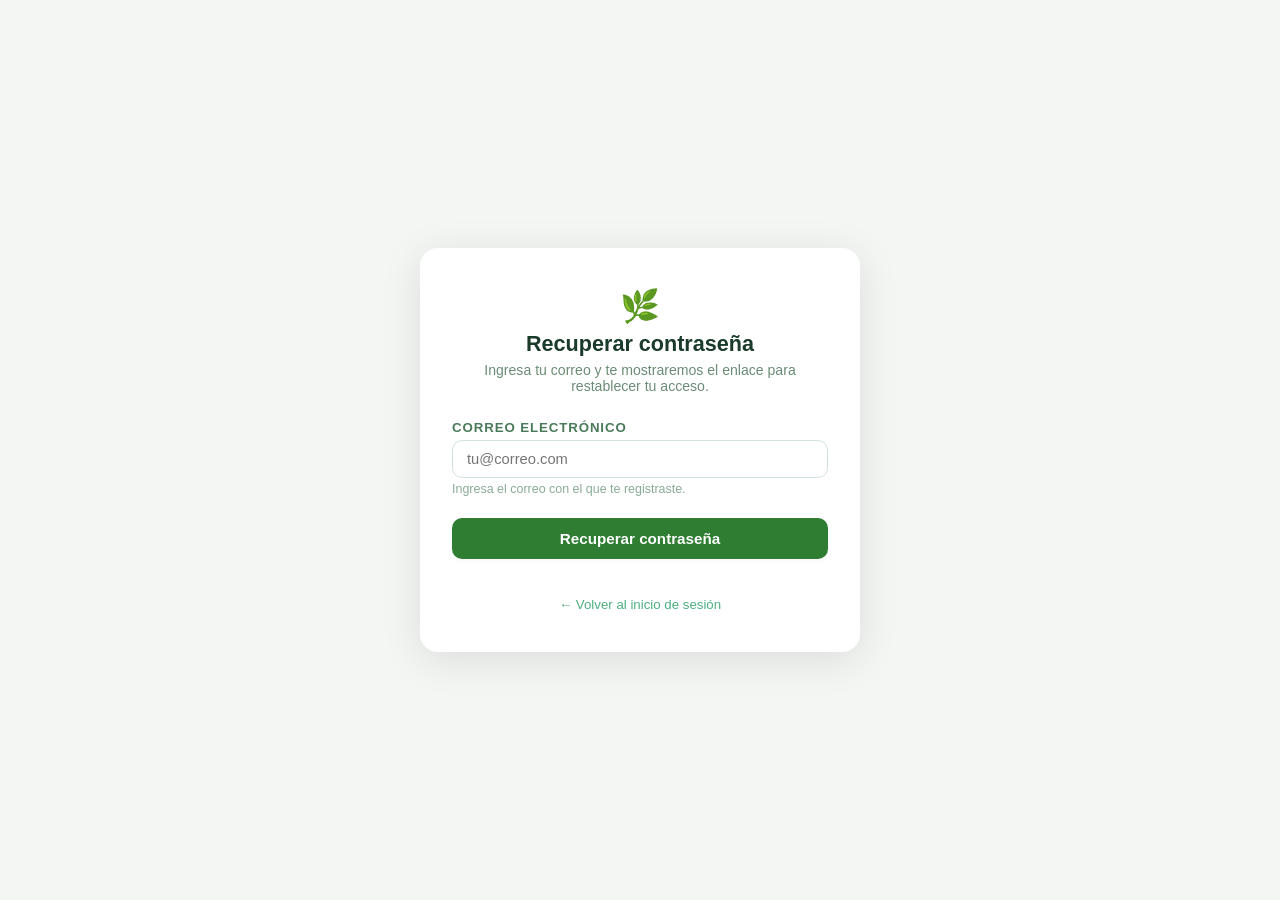
<file: forgot-password.html>
<!DOCTYPE html>
<html lang="es">

<head>
  <meta charset="UTF-8" />
  <meta name="viewport" content="width=device-width, initial-scale=1.0" />
  <link rel="stylesheet" href="StyleLogin.css">
  <link rel="stylesheet" href="ContraseñaStyle.css">
  <title>Invernadero Inteligente — Recuperar contraseña</title>
</head>

<body>
  <div class="fp-box">
    <div class="fp-logo">🌿</div>
    <div class="fp-title">Recuperar contraseña</div>
    <div class="fp-sub">Ingresa tu correo y te mostraremos el enlace para restablecer tu acceso.</div>

    <!-- Formulario correo -->
    <div id="step1">
      <div class="field">
        <label for="email">Correo electrónico</label>
        <input type="email" id="email" placeholder="tu@correo.com" autocomplete="email">
        <div class="hint">Ingresa el correo con el que te registraste.</div>
      </div>

      <div id="msgErr" class="msg-err" style="display:none;"></div>

      <button class="btn-send" id="btnEnviar">Recuperar contraseña</button>

      <!-- Resultado exitoso -->
      <div class="msg-ok" id="msgOk" style="display:none;">
        <div style="font-size:1.1rem; margin-bottom:.5rem;">✅ ¡Solicitud procesada!</div>
        <div style="font-size:.88rem; color:#374151; margin-bottom:.8rem;">
          Usa el siguiente enlace para crear tu nueva contraseña:
        </div>
        <a id="enlaceReset" href="#"
          style="word-break:break-all; color:#2e7d32; font-size:.84rem; font-weight:600;"></a>
        <div style="font-size:.78rem; color:#888; margin-top:.8rem;">
          ⏱ Este enlace es válido por 30 minutos.
        </div>
      </div>
    </div>

    <div style="text-align:center;margin-top:1.4rem">
      <a href="login.html" class="a-back">← Volver al inicio de sesión</a>
    </div>
  </div>

  <style>
    .msg-err {
      background: #fee2e2;
      color: #991b1b;
      border-radius: 10px;
      padding: 10px 14px;
      font-size: .88rem;
      text-align: center;
      margin-bottom: .6rem;
    }

    #btnEnviar:disabled {
      opacity: .6;
      cursor: not-allowed;
    }
  </style>

  <script>
    const btnEnviar = document.getElementById('btnEnviar');
    const emailInput = document.getElementById('email');
    const msgErr = document.getElementById('msgErr');
    const msgOk = document.getElementById('msgOk');
    const enlaceReset = document.getElementById('enlaceReset');

    function mostrarError(txt) {
      msgErr.textContent = txt;
      msgErr.style.display = 'block';
      msgOk.style.display = 'none';
    }

    function limpiarError() {
      msgErr.style.display = 'none';
    }

    emailInput.addEventListener('input', limpiarError);

    btnEnviar.addEventListener('click', () => {
      const correo = emailInput.value.trim();
      if (!correo || !correo.includes('@')) {
        mostrarError('Ingresa un correo electrónico válido.');
        return;
      }

      btnEnviar.disabled = true;
      btnEnviar.textContent = 'Enviando...';
      limpiarError();

      fetch('php/recuperar_password.php', {
        method: 'POST',
        headers: { 'Content-Type': 'application/x-www-form-urlencoded' },
        body: 'correo=' + encodeURIComponent(correo)
      })
        .then(r => r.json())
        .then(data => {
          if (data.success) {
            // Mostrar enlace 
            if (data.enlace) {
              enlaceReset.href = data.enlace;
              enlaceReset.textContent = data.enlace;
            } else {
              enlaceReset.style.display = 'none';
            }
            msgOk.style.display = 'block';
            document.getElementById('step1').querySelector('.field').style.display = 'none';
            btnEnviar.style.display = 'none';
          } else {
            mostrarError(data.message || 'Ocurrió un error. Intenta de nuevo.');
          }
        })
        .catch(() => {
          mostrarError('Error de conexión con el servidor.');
        })
        .finally(() => {
          btnEnviar.disabled = false;
          btnEnviar.textContent = 'Recuperar contraseña';
        });
    });
  </script>
</body>

</html>
</file>
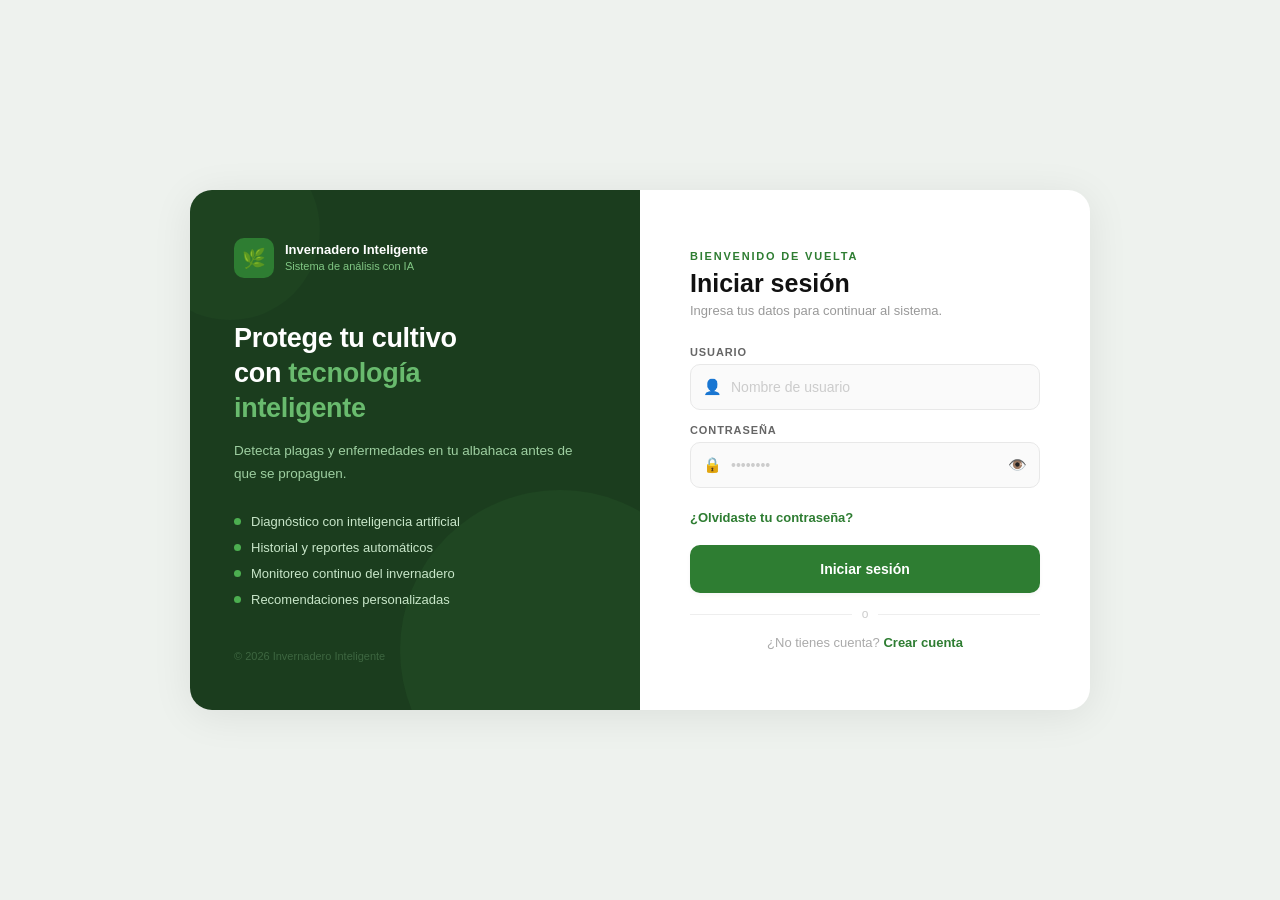
<file: login.html>
<!DOCTYPE html>
<html lang="es">

<head>
  <meta charset="UTF-8" />
  <meta name="viewport" content="width=device-width, initial-scale=1.0" />
  <meta http-equiv="Cache-Control" content="no-cache, no-store, must-revalidate" />
  <meta http-equiv="Pragma" content="no-cache" />
  <meta http-equiv="Expires" content="0" />
  <link rel="stylesheet" href="StyleLogin.css?v=2.0">
  <title>Invernadero Inteligente — Iniciar sesión</title>
  <script>
    (function () {
      const enSession = sessionStorage.getItem("logueado") === "true";
      const enLocal = localStorage.getItem("logueado") === "true";

      if (enSession || enLocal) {
        window.location.replace("index.html");
      }
    })();

    window.addEventListener("pageshow", function (event) {
      const enSession = sessionStorage.getItem("logueado") === "true";
      const enLocal = localStorage.getItem("logueado") === "true";
      if (enSession || enLocal) {
        window.location.replace("index.html");
      }
    });
  </script>
</head>

<body style="display: none;">
  <script>
    if (sessionStorage.getItem("logueado") !== "true" && localStorage.getItem("logueado") !== "true") {
      document.body.style.display = "";
    }
  </script>

  <div class="login-box">

    <!-- IZQUIERDA -->
    <div class="left">
      <div class="brand">
        <div class="brand-icon">🌿</div>
        <div class="brand-name">
          Invernadero Inteligente
          <small>Sistema de análisis con IA</small>
        </div>
      </div>

      <div class="left-body">
        <h2>Protege tu cultivo<br>con <em>tecnología<br>inteligente</em></h2>
        <p>Detecta plagas y enfermedades en tu albahaca antes de que se propaguen.</p>
        <div class="feats">
          <div class="feat">
            <div class="feat-dot"></div>Diagnóstico con inteligencia artificial
          </div>
          <div class="feat">
            <div class="feat-dot"></div>Historial y reportes automáticos
          </div>
          <div class="feat">
            <div class="feat-dot"></div>Monitoreo continuo del invernadero
          </div>
          <div class="feat">
            <div class="feat-dot"></div>Recomendaciones personalizadas
          </div>
        </div>
      </div>

      <div class="left-foot">&copy; 2026 Invernadero Inteligente</div>
    </div>

    <!-- DERECHA -->
    <div class="right">
      <div class="form-head">
        <div class="eyebrow">Bienvenido de vuelta</div>
        <h1>Iniciar sesión</h1>
        <p>Ingresa tus datos para continuar al sistema.</p>
      </div>

      <div class="msg err" id="msgErr"><span>⚠️</span><span id="errTxt"></span></div>
      <div class="msg ok" id="msgOk"><span>✅</span><span>Acceso concedido. Redirigiendo...</span></div>

      <div class="field">
        <label for="iUser">Usuario</label>
        <div class="iw">
          <span class="ico">👤</span>
          <input type="text" id="iUser" placeholder="Nombre de usuario" autocomplete="username">
        </div>
      </div>

      <div class="field">
        <label for="iPass">Contraseña</label>
        <div class="iw">
          <span class="ico">🔒</span>
          <input type="password" id="iPass" placeholder="••••••••" autocomplete="current-password">
          <span class="eye" id="eye">👁️</span>
        </div>
      </div>

      <div class="row-opts">
        <a href="#" id="aForgot" class="a-forgot">¿Olvidaste tu contraseña?</a>
      </div>

      <button class="btn-main" id="btnLogin">
        <div class="sp" id="sp"></div>
        <span id="btnTxt">Iniciar sesión</span>
      </button>

      <div class="divider">o</div>

      <div class="form-foot">
        ¿No tienes cuenta? <a href="#" id="aSolicitar">Crear cuenta</a>
      </div>
    </div>

  </div>
  <script src="js/scriptLogin.js?v=2.0" defer></script>
</body>

</html>
</file>
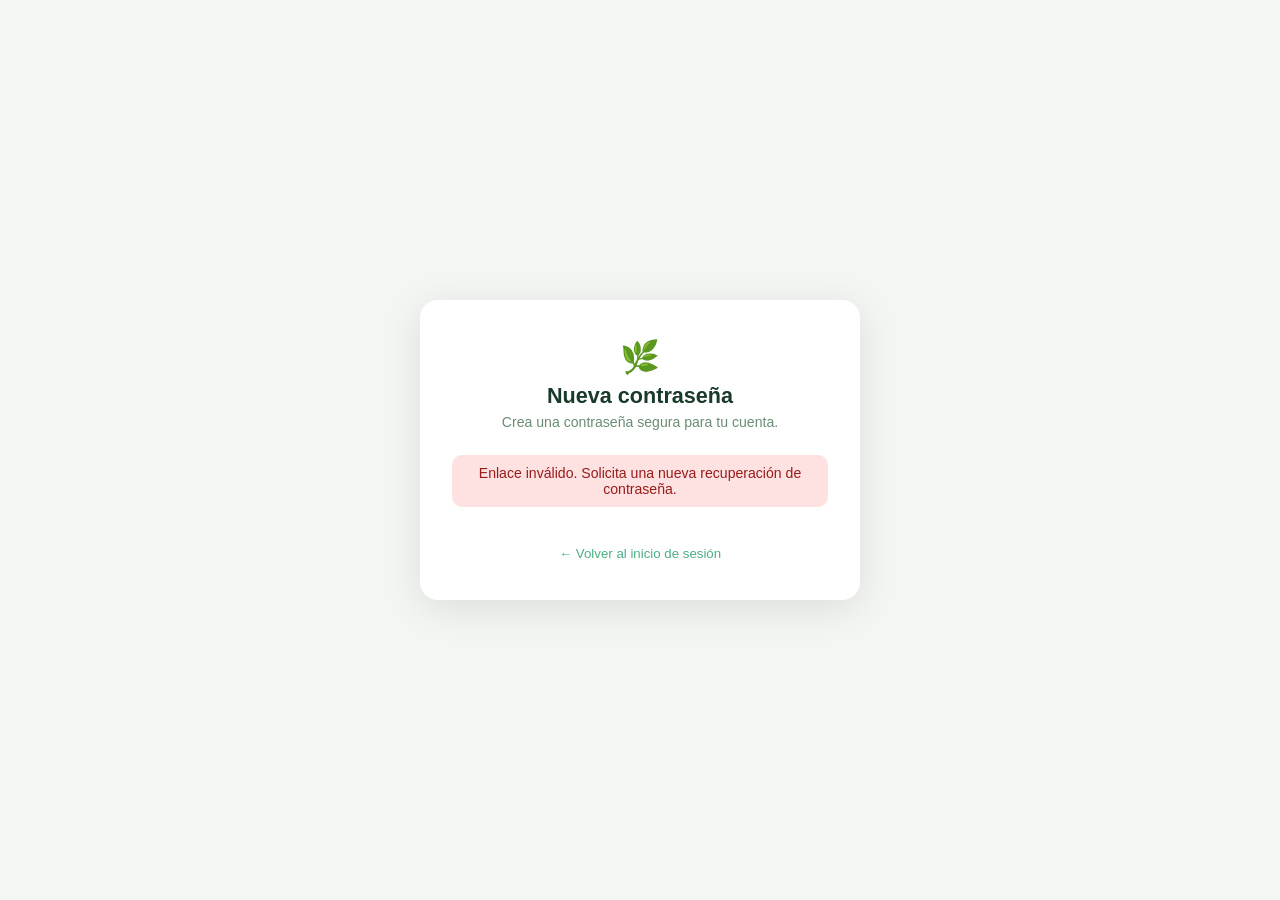
<file: nueva-contrasena.html>
<!DOCTYPE html>
<html lang="es">
<head>
  <meta charset="UTF-8"/>
  <meta name="viewport" content="width=device-width, initial-scale=1.0"/>
  <link rel="stylesheet" href="StyleLogin.css">
  <link rel="stylesheet" href="ContraseñaStyle.css">
  <title>Invernadero Inteligente — Nueva contraseña</title>
</head>
<body>
<div class="fp-box">
  <div class="fp-logo">🌿</div>
  <div class="fp-title">Nueva contraseña</div>
  <div class="fp-sub">Crea una contraseña segura para tu cuenta.</div>

  <div id="formContenido">
    <div class="field">
      <label for="pass1">Nueva contraseña</label>
      <input type="password" id="pass1" placeholder="Mínimo 6 caracteres" autocomplete="new-password">
    </div>
    <div class="field">
      <label for="pass2">Confirmar contraseña</label>
      <input type="password" id="pass2" placeholder="Repite la contraseña" autocomplete="new-password">
    </div>

    <div id="msgErr" class="msg-err" style="display:none;"></div>

    <button class="btn-send" id="btnCambiar">Guardar nueva contraseña</button>
  </div>

  <div class="msg-ok" id="msgOk" style="display:none;">
    ✅ Contraseña actualizada correctamente.
    <br><br>
    <a href="login.html" class="a-back">Iniciar sesión →</a>
  </div>

  <div id="msgTokenErr" class="msg-err" style="display:none; margin-top:1rem;"></div>

  <div style="text-align:center;margin-top:1.4rem">
    <a href="login.html" class="a-back">← Volver al inicio de sesión</a>
  </div>
</div>

<style>
  .msg-err {
    background: #fee2e2;
    color: #991b1b;
    border-radius: 10px;
    padding: 10px 14px;
    font-size: .88rem;
    text-align: center;
    margin-bottom: .6rem;
  }
  #btnCambiar:disabled {
    opacity: .6;
    cursor: not-allowed;
  }
</style>

<script>
  // Obtener token de la URL
  const params = new URLSearchParams(window.location.search);
  const token  = params.get('token');

  if (!token) {
    document.getElementById('formContenido').style.display = 'none';
    const errDiv = document.getElementById('msgTokenErr');
    errDiv.textContent = 'Enlace inválido. Solicita una nueva recuperación de contraseña.';
    errDiv.style.display = 'block';
  }

  const btnCambiar = document.getElementById('btnCambiar');
  const msgErr     = document.getElementById('msgErr');
  const msgOk      = document.getElementById('msgOk');

  function mostrarError(txt) {
    msgErr.textContent = txt;
    msgErr.style.display = 'block';
  }

  btnCambiar.addEventListener('click', () => {
    const p1 = document.getElementById('pass1').value;
    const p2 = document.getElementById('pass2').value;

    msgErr.style.display = 'none';

    if (!p1 || p1.length < 6) {
      return mostrarError('La contraseña debe tener al menos 6 caracteres.');
    }
    if (p1 !== p2) {
      return mostrarError('Las contraseñas no coinciden.');
    }

    btnCambiar.disabled = true;
    btnCambiar.textContent = 'Guardando...';

    fetch('php/cambiar_password.php', {
      method: 'POST',
      headers: { 'Content-Type': 'application/x-www-form-urlencoded' },
      body: 'token=' + encodeURIComponent(token) + '&password=' + encodeURIComponent(p1)
    })
    .then(r => r.json())
    .then(data => {
      if (data.success) {
        document.getElementById('formContenido').style.display = 'none';
        msgOk.style.display = 'block';
      } else {
        mostrarError(data.message || 'Error al cambiar la contraseña.');
      }
    })
    .catch(() => {
      mostrarError('Error de conexión con el servidor.');
    })
    .finally(() => {
      btnCambiar.disabled = false;
      btnCambiar.textContent = 'Guardar nueva contraseña';
    });
  });
</script>
</body>
</html>
</file>
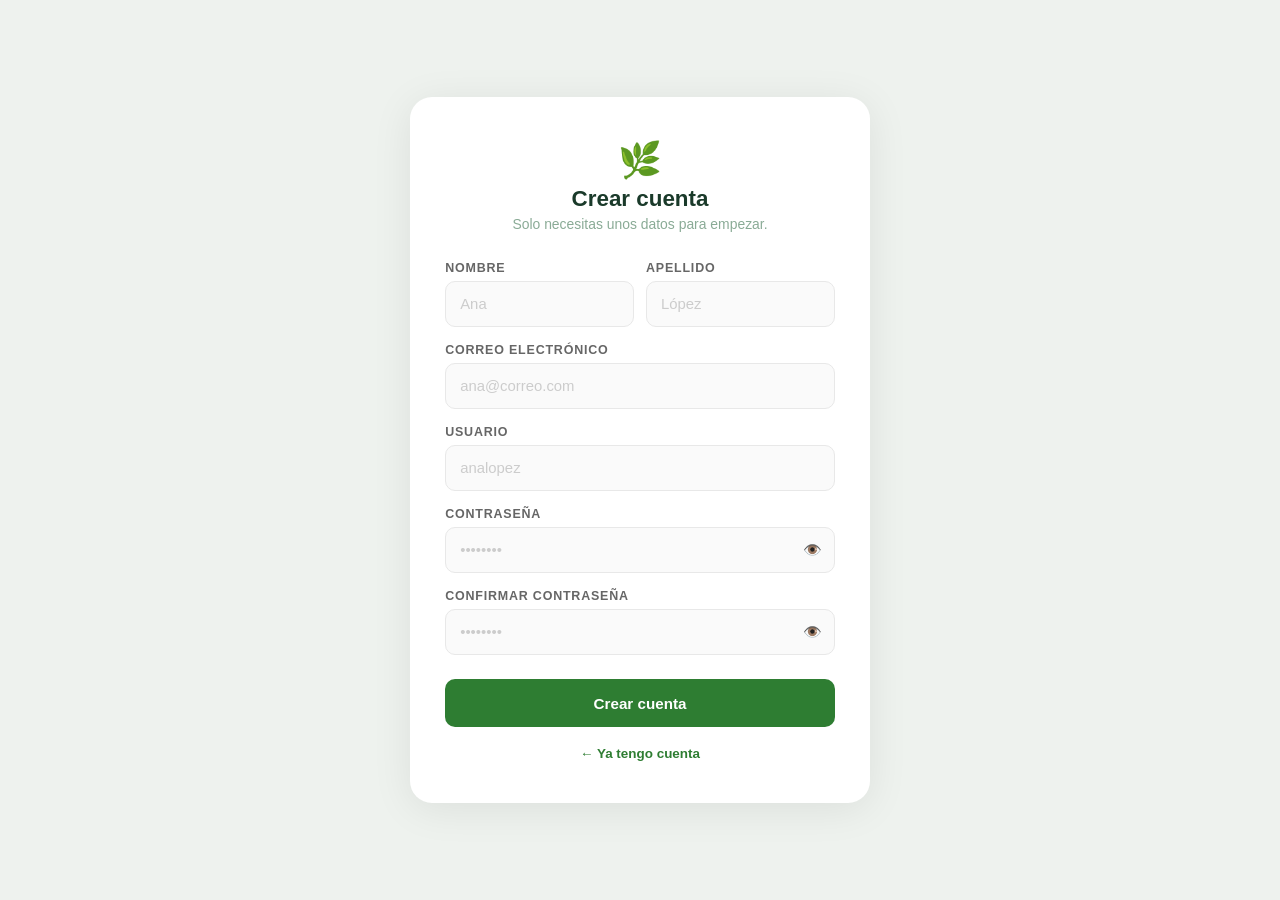
<file: registro.html>
<!DOCTYPE html>
<html lang="es">
<head>
  <meta charset="UTF-8"/>
  <meta name="viewport" content="width=device-width, initial-scale=1.0"/>
  <link rel="stylesheet" href="StyleLogin.css">
  <title>Invernadero Inteligente — Crear cuenta</title>
  <style>
    .sa-box {
      max-width: 460px;
      width: 100%;
      background: #fff;
      border-radius: 22px;
      box-shadow: 0 6px 40px rgba(0,0,0,.08);
      padding: 2.6rem 2.2rem;
      margin: auto;
    }
    .sa-logo { font-size: 2.2rem; text-align: center; margin-bottom: .3rem; }
    .sa-title { font-size: 1.4rem; font-weight: 800; color: #1a3a2a; text-align: center; margin-bottom: .3rem; }
    .sa-sub { font-size: .87rem; color: #8aab96; text-align: center; margin-bottom: 1.8rem; }

    .field { margin-bottom: 1rem; }
    .field label {
      display: block; font-size: .78rem; font-weight: 700;
      text-transform: uppercase; letter-spacing: .8px;
      color: #666; margin-bottom: 6px;
    }
    .field input, .field select {
      width: 100%; height: 46px; padding: 0 14px;
      border: 1.5px solid #e8e8e8; border-radius: 10px;
      font-size: .93rem; outline: none; font-family: inherit;
      background: #fafafa; color: #222;
      transition: border-color .18s, background .18s;
    }
    .field input:focus, .field select:focus {
      border-color: #2e7d32; background: #fff;
    }
    .field input::placeholder { color: #ccc; }

    /* campo contraseña con ojo */
    .pw-wrap { position: relative; }
    .pw-wrap input { padding-right: 42px; }
    .pw-eye {
      position: absolute; right: 13px; top: 50%;
      transform: translateY(-50%);
      cursor: pointer; font-size: 15px; color: #ccc;
      user-select: none;
    }
    .pw-eye:hover { color: #2e7d32; }

    .row2 { display: grid; grid-template-columns: 1fr 1fr; gap: 12px; }

    .err-msg {
      display: none; background: #fff0f0;
      border: 1px solid #ffd0d0; color: #b71c1c;
      border-radius: 9px; padding: 10px 13px;
      font-size: .85rem; margin-bottom: 1rem;
    }
    .err-msg.show { display: block; }

    .btn-send {
      width: 100%; height: 48px;
      background: #2e7d32; color: #fff; border: none;
      border-radius: 10px; font-size: .95rem; font-weight: 700;
      cursor: pointer; font-family: inherit;
      transition: background .2s; margin-top: .5rem;
    }
    .btn-send:hover { background: #1b5e20; }

    .a-back {
      display: block; text-align: center;
      font-size: .84rem; color: #2e7d32; text-decoration: none;
      margin-top: 1.2rem; font-weight: 600;
    }
    .a-back:hover { text-decoration: underline; }

    /* pantalla éxito */
    .success-screen { display: none; text-align: center; padding: 1rem 0; }
    .success-screen .s-icon { font-size: 3.8rem; margin-bottom: .8rem; }
    .success-screen h2 { font-size: 1.25rem; font-weight: 800; color: #1a3a2a; margin-bottom: .5rem; }
    .success-screen p { font-size: .9rem; color: #8aab96; line-height: 1.7; margin-bottom: 1.6rem; }
    .success-screen .btn-send { width: auto; padding: 0 2rem; display: inline-block; text-decoration: none; line-height: 48px; }
  </style>
</head>
<body>
<div class="sa-box">

  <!-- FORMULARIO -->
  <div id="formSection">
    <div class="sa-logo">🌿</div>
    <div class="sa-title">Crear cuenta</div>
    <div class="sa-sub">Solo necesitas unos datos para empezar.</div>

    <div class="err-msg" id="errMsg">Por favor completa todos los campos.</div>

    <div class="row2">
      <div class="field">
        <label>Nombre</label>
        <input type="text" id="fNombre" placeholder="Ana" autocomplete="given-name">
      </div>
      <div class="field">
        <label>Apellido</label>
        <input type="text" id="fApellido" placeholder="López" autocomplete="family-name">
      </div>
    </div>

    <div class="field">
      <label>Correo electrónico</label>
      <input type="email" id="fEmail" placeholder="ana@correo.com" autocomplete="email">
    </div>

    <div class="field">
      <label>Usuario</label>
      <input type="text" id="fUsuario" placeholder="analopez" autocomplete="username">
    </div>

    <div class="field">
      <label>Contraseña</label>
      <div class="pw-wrap">
        <input type="password" id="fPass" placeholder="••••••••" autocomplete="new-password">
        <span class="pw-eye" id="eyePass">👁️</span>
      </div>
    </div>

    <div class="field">
      <label>Confirmar contraseña</label>
      <div class="pw-wrap">
        <input type="password" id="fPass2" placeholder="••••••••" autocomplete="new-password">
        <span class="pw-eye" id="eyePass2">👁️</span>
      </div>
    </div>

    <button class="btn-send" id="btnEnviar">Crear cuenta</button>

    <a href="login.html" class="a-back">← Ya tengo cuenta</a>
  </div>

  <!-- PANTALLA ÉXITO -->
  <div class="success-screen" id="successSection">
    <div class="s-icon">🎉</div>
    <h2>¡Cuenta creada!</h2>
    <p>Tu cuenta ha sido creada exitosamente. Ya puedes iniciar sesión para acceder al panel.</p>
    <a href="login.html" class="btn-send">Ir al inicio de sesión</a>
  </div>

</div>

<script>
document.addEventListener("DOMContentLoaded", () => {
  // Mostrar/ocultar contraseña
  const eyePass = document.getElementById("eyePass");
  const eyePass2 = document.getElementById("eyePass2");
  const fPass = document.getElementById("fPass");
  const fPass2 = document.getElementById("fPass2");

  if (eyePass && fPass) {
    eyePass.addEventListener("click", () => {
      const show = fPass.type === "password";
      fPass.type = show ? "text" : "password";
      eyePass.textContent = show ? "🙈" : "👁️";
    });
  }

  if (eyePass2 && fPass2) {
    eyePass2.addEventListener("click", () => {
      const show = fPass2.type === "password";
      fPass2.type = show ? "text" : "password";
      eyePass2.textContent = show ? "🙈" : "👁️";
    });
  }

  // Enviar formulario de registro
  document.getElementById("btnEnviar").addEventListener("click", () => {
    const nombre   = document.getElementById("fNombre").value.trim();
    const apellido = document.getElementById("fApellido").value.trim();
    const email    = document.getElementById("fEmail").value.trim();
    const usuario  = document.getElementById("fUsuario").value.trim();
    const pass     = document.getElementById("fPass").value;
    const pass2    = document.getElementById("fPass2").value;
    const errMsg   = document.getElementById("errMsg");

    if (!nombre || !apellido || !email || !usuario || !pass || !pass2) {
        errMsg.textContent = "Por favor completa todos los campos.";
        errMsg.classList.add("show");
        return;
    }

    if (!email.includes("@")) {
        errMsg.textContent = "Ingresa un correo válido.";
        errMsg.classList.add("show");
        return;
    }

    if (pass.length < 6) {
        errMsg.textContent = "La contraseña debe tener al menos 6 caracteres.";
        errMsg.classList.add("show");
        return;
    }

    if (pass !== pass2) {
        errMsg.textContent = "Las contraseñas no coinciden.";
        errMsg.classList.add("show");
        return;
    }

    errMsg.classList.remove("show");
    fetch("php/registro.php", {
        method: "POST",
        headers: {
            "Content-Type": "application/x-www-form-urlencoded"
        },
        body:
            "nombre=" + encodeURIComponent(nombre) +
            "&apellido=" + encodeURIComponent(apellido) +
            "&correo=" + encodeURIComponent(email) +
            "&usuario=" + encodeURIComponent(usuario) +
            "&password=" + encodeURIComponent(pass)
    })
    .then(response => response.json())
    .then(data => {
        console.log(data);
        if (data.success) {
            document.getElementById("formSection").style.display = "none";
            document.getElementById("successSection").style.display = "block";
        } else {
            errMsg.textContent = data.message;
            errMsg.classList.add("show");
        }
    })
    .catch(error => {
        console.error(error);
        errMsg.textContent = "Error de conexión con PHP";
        errMsg.classList.add("show");
    });
  });
});
</script>
</body>
</html>
</file>
<file: StyleLogin.css>
*, *::before, *::after { box-sizing: border-box; margin: 0; padding: 0; }

    body {
      font-family: 'Segoe UI', Arial, sans-serif;
      min-height: 100vh;
      display: flex;
      align-items: center;
      justify-content: center;
      background: #eef2ee;
      padding: 24px;
    }

    .login-box {
      width: 100%;
      max-width: 900px;
      background: #fff;
      border-radius: 22px;
      box-shadow: 0 6px 40px rgba(0,0,0,.08);
      display: grid;
      grid-template-columns: 1fr 1fr;
      overflow: hidden;
      min-height: 520px;
    }

    /* IZQUIERDA */
    .left {
      background: #1b3d1e;
      padding: 48px 44px;
      display: flex;
      flex-direction: column;
      justify-content: space-between;
      position: relative;
      overflow: hidden;
    }

    .left::after {
      content: "";
      position: absolute;
      width: 320px; height: 320px;
      border-radius: 50%;
      background: rgba(76,175,80,.08);
      bottom: -100px; right: -80px;
      pointer-events: none;
    }

    .left::before {
      content: "";
      position: absolute;
      width: 180px; height: 180px;
      border-radius: 50%;
      background: rgba(76,175,80,.05);
      top: -50px; left: -50px;
      pointer-events: none;
    }

    .brand {
      display: flex;
      align-items: center;
      gap: 11px;
      z-index: 1;
    }

    .brand-icon {
      width: 40px; height: 40px;
      background: #2e7d32;
      border-radius: 10px;
      display: flex; align-items: center; justify-content: center;
      font-size: 19px;
    }

    .brand-name {
      font-size: 13px;
      font-weight: 700;
      color: #fff;
      line-height: 1.3;
    }

    .brand-name small {
      display: block;
      font-size: 11px;
      font-weight: 400;
      color: #81c784;
    }

    .left-body { z-index: 1; }

    .left-body h2 {
      font-size: 27px;
      font-weight: 800;
      color: #fff;
      line-height: 1.3;
      margin-bottom: 14px;
      letter-spacing: -0.3px;
    }

    .left-body h2 em {
      font-style: normal;
      color: #69bb6e;
    }

    .left-body p {
      font-size: 13.5px;
      color: #9ecfa1;
      line-height: 1.7;
      margin-bottom: 28px;
    }

    .feats { display: flex; flex-direction: column; gap: 11px; }

    .feat {
      display: flex;
      align-items: center;
      gap: 10px;
      font-size: 13px;
      color: #c8e6c9;
    }

    .feat-dot {
      width: 7px; height: 7px;
      background: #4caf50;
      border-radius: 50%;
      flex-shrink: 0;
    }

    .left-foot {
      font-size: 11px;
      color: #3d6640;
      z-index: 1;
    }

    /* DERECHA */
    .right {
      padding: 48px 50px;
      display: flex;
      flex-direction: column;
      justify-content: center;
    }

    .form-head { margin-bottom: 28px; }

    .form-head .eyebrow {
      font-size: 11px;
      font-weight: 700;
      color: #2e7d32;
      text-transform: uppercase;
      letter-spacing: 1.8px;
      margin-bottom: 7px;
    }

    .form-head h1 {
      font-size: 25px;
      font-weight: 800;
      color: #111;
      margin-bottom: 5px;
    }

    .form-head p { font-size: 13px; color: #999; }

    /* Mensajes */
    .msg {
      border-radius: 9px;
      padding: 10px 13px;
      font-size: 13px;
      display: none;
      align-items: center;
      gap: 8px;
      margin-bottom: 14px;
    }
    .msg.err { background: #fff0f0; border: 1px solid #ffd0d0; color: #b71c1c; }
    .msg.ok  { background: #f0faf0; border: 1px solid #c8e6c9; color: #1b5e20; }

    /* Campos */
    .field { margin-bottom: 14px; }

    .field label {
      display: block;
      font-size: 11px;
      font-weight: 700;
      text-transform: uppercase;
      letter-spacing: 0.9px;
      color: #666;
      margin-bottom: 6px;
    }

    .iw { position: relative; }

    .iw .ico {
      position: absolute;
      left: 13px; top: 50%;
      transform: translateY(-50%);
      font-size: 15px;
      color: #d0d0d0;
      pointer-events: none;
    }

    .iw input {
      width: 100%;
      height: 46px;
      padding: 0 40px;
      border: 1.5px solid #e8e8e8;
      border-radius: 10px;
      font-size: 14px;
      color: #222;
      background: #fafafa;
      outline: none;
      transition: border-color 0.18s, background 0.18s;
      font-family: inherit;
    }

    .iw input:focus { border-color: #2e7d32; background: #fff; }
    .iw input::placeholder { color: #ccc; }

    .iw .eye {
      position: absolute;
      right: 13px; top: 50%;
      transform: translateY(-50%);
      cursor: pointer;
      font-size: 15px;
      color: #ccc;
      user-select: none;
    }
    .iw .eye:hover { color: #2e7d32; }

    .row-opts {
      display: flex;
      justify-content: space-between;
      align-items: center;
      margin: 8px 0 20px;
    }

    .chk {
      display: flex; align-items: center; gap: 7px;
      font-size: 13px; color: #666; cursor: pointer;
    }
    .chk input { width: 15px; height: 15px; accent-color: #2e7d32; cursor: pointer; }

    .a-forgot {
      font-size: 13px; color: #2e7d32;
      font-weight: 600; text-decoration: none;
    }
    .a-forgot:hover { text-decoration: underline; }

    .btn-main {
      width: 100%; height: 48px;
      background: #2e7d32; color: #fff;
      border: none; border-radius: 10px;
      font-size: 14px; font-weight: 700;
      cursor: pointer;
      display: flex; align-items: center; justify-content: center; gap: 8px;
      transition: all 0.2s ease;
      font-family: inherit;
      margin-bottom: 14px;
      box-shadow: 0 2px 4px rgba(0,0,0,0.04);
    }
    .btn-main:hover { 
      background: #1b5e20; 
      transform: translateY(-1px);
      box-shadow: 0 4px 6px rgba(0,0,0,0.08);
    }
    .btn-main:active { 
      transform: translateY(0) scale(0.98); 
      box-shadow: 0 1px 2px rgba(0,0,0,0.04);
    }
    .btn-main.loading { background: #81c784; pointer-events: none; box-shadow: none; transform: none; }

    .sp {
      width: 16px; height: 16px;
      border: 2px solid rgba(255,255,255,.3);
      border-top-color: #fff;
      border-radius: 50%;
      animation: rot .75s linear infinite;
      display: none;
    }
    @keyframes rot { to { transform: rotate(360deg); } }

    .divider {
      display: flex; align-items: center; gap: 10px;
      font-size: 12px; color: #ccc; margin-bottom: 14px;
    }
    .divider::before, .divider::after {
      content: ""; flex: 1; height: 1px; background: #eee;
    }

    .btn-g {
      width: 100%; height: 44px;
      background: #fff; border: 1.5px solid #d1d5db;
      border-radius: 10px; font-size: 13px; font-weight: 600;
      color: #374151; cursor: pointer;
      display: flex; align-items: center; justify-content: center; gap: 9px;
      transition: all 0.2s ease; font-family: inherit;
      margin-bottom: 20px;
      box-shadow: 0 2px 4px rgba(0,0,0,0.04);
    }
    .btn-g:hover { 
      background: #f9fafb; 
      border-color: #9ca3af;
      transform: translateY(-1px);
      box-shadow: 0 4px 6px rgba(0,0,0,0.08);
    }
    .btn-g:active {
      transform: translateY(0) scale(0.98);
      box-shadow: 0 1px 2px rgba(0,0,0,0.04);
    }

    .g-icon {
      width: 20px; height: 20px; border-radius: 50%;
      background: #e53935; color: #fff;
      font-size: 11px; font-weight: 900;
      display: flex; align-items: center; justify-content: center;
      flex-shrink: 0;
    }

    .form-foot {
      text-align: center; font-size: 13px; color: #aaa;
    }
    .form-foot a { color: #2e7d32; font-weight: 700; text-decoration: none; }
    .form-foot a:hover { text-decoration: underline; }

    @media (max-width: 660px) {
      .left { display: none; }
      .login-box { grid-template-columns: 1fr; max-width: 420px; }
      .right { padding: 40px 28px; }
    }
</file>
<file: ContraseñaStyle.css>
.fp-box {
      max-width: 440px;
      width: 100%;
      margin: auto;
      background: #fff;
      border-radius: 18px;
      box-shadow: 0 8px 40px rgba(0, 0, 0, .10);
      padding: 2.4rem 2rem;
    }

    body {
      min-height: 100vh;
      display: flex;
      align-items: center;
      justify-content: center;
      background: #f4f6f3;
    }

    .fp-logo {
      font-size: 2rem;
      text-align: center;
      margin-bottom: .4rem;
    }

    .fp-title {
      font-size: 1.35rem;
      font-weight: 700;
      color: #1a3a2a;
      text-align: center;
      margin-bottom: .3rem;
    }

    .fp-sub {
      font-size: .88rem;
      color: #6b8c75;
      text-align: center;
      margin-bottom: 1.6rem;
    }

    .tabs {
      display: flex;
      gap: 8px;
      margin-bottom: 1.4rem;
    }

    .tab {
      flex: 1;
      padding: 9px;
      font-size: .86rem;
      border: 1.5px solid #d1d5db;
      border-radius: 10px;
      background: #fff;
      cursor: pointer;
      color: #374151;
      transition: all 0.2s ease;
      box-shadow: 0 2px 4px rgba(0, 0, 0, 0.04);
    }

    .tab:hover {
      background: #f9fafb;
      border-color: #9ca3af;
      transform: translateY(-1px);
      box-shadow: 0 4px 6px rgba(0, 0, 0, 0.08);
    }

    .tab:active {
      transform: translateY(0) scale(0.98);
      box-shadow: 0 1px 2px rgba(0, 0, 0, 0.04);
    }

    .tab.active {
      background: #e8f5ee;
      border-color: #4caf80;
      color: #1a6640;
      font-weight: 600;
    }

    .field {
      margin-bottom: 1rem;
    }

    .field label {
      display: block;
      font-size: .83rem;
      color: #4a7a5a;
      font-weight: 600;
      margin-bottom: 5px;
    }

    .field input {
      width: 100%;
      padding: 10px 14px;
      border: 1.5px solid #d0e4d8;
      border-radius: 10px;
      font-size: .92rem;
      outline: none;
      transition: border .2s;
    }

    .field input:focus {
      border-color: #4caf80;
    }

    .hint {
      font-size: .78rem;
      color: #8aab96;
      margin-top: 4px;
    }

    .btn-send {
      width: 100%;
      padding: 12px;
      background: #2e7d32;
      color: #fff;
      border: none;
      border-radius: 10px;
      font-size: .95rem;
      font-weight: 600;
      cursor: pointer;
      transition: all 0.2s ease;
      margin-top: .4rem;
      box-shadow: 0 2px 4px rgba(0, 0, 0, 0.04);
    }

    .btn-send:hover {
      background: #1b5e20;
      transform: translateY(-1px);
      box-shadow: 0 4px 6px rgba(0, 0, 0, 0.08);
    }

    .btn-send:active {
      transform: translateY(0) scale(0.98);
      box-shadow: 0 1px 2px rgba(0, 0, 0, 0.04);
    }

    .msg-ok {
      display: none;
      background: #e8f5ee;
      color: #1b5e38;
      border-radius: 10px;
      padding: 12px 14px;
      font-size: .88rem;
      text-align: center;
      margin-top: 1rem;
    }

    .msg-ok.show {
      display: block;
    }

    /* paso 2: código */
    .step2 {
      display: none;
    }

    .code-inputs {
      display: flex;
      gap: 8px;
      justify-content: center;
      margin: 1.2rem 0;
    }

    .code-inputs input {
      width: 44px;
      height: 52px;
      text-align: center;
      font-size: 1.4rem;
      font-weight: 700;
      border: 1.5px solid #d0e4d8;
      border-radius: 10px;
    }

    .code-inputs input:focus {
      border-color: #4caf80;
      outline: none;
    }

    .a-back {
      display: inline-block;
      font-size: .83rem;
      color: #4caf80;
      cursor: pointer;
      text-decoration: none;
      margin-top: 1rem;
    }

    .a-back:hover {
      text-decoration: underline;
    }
</file>
